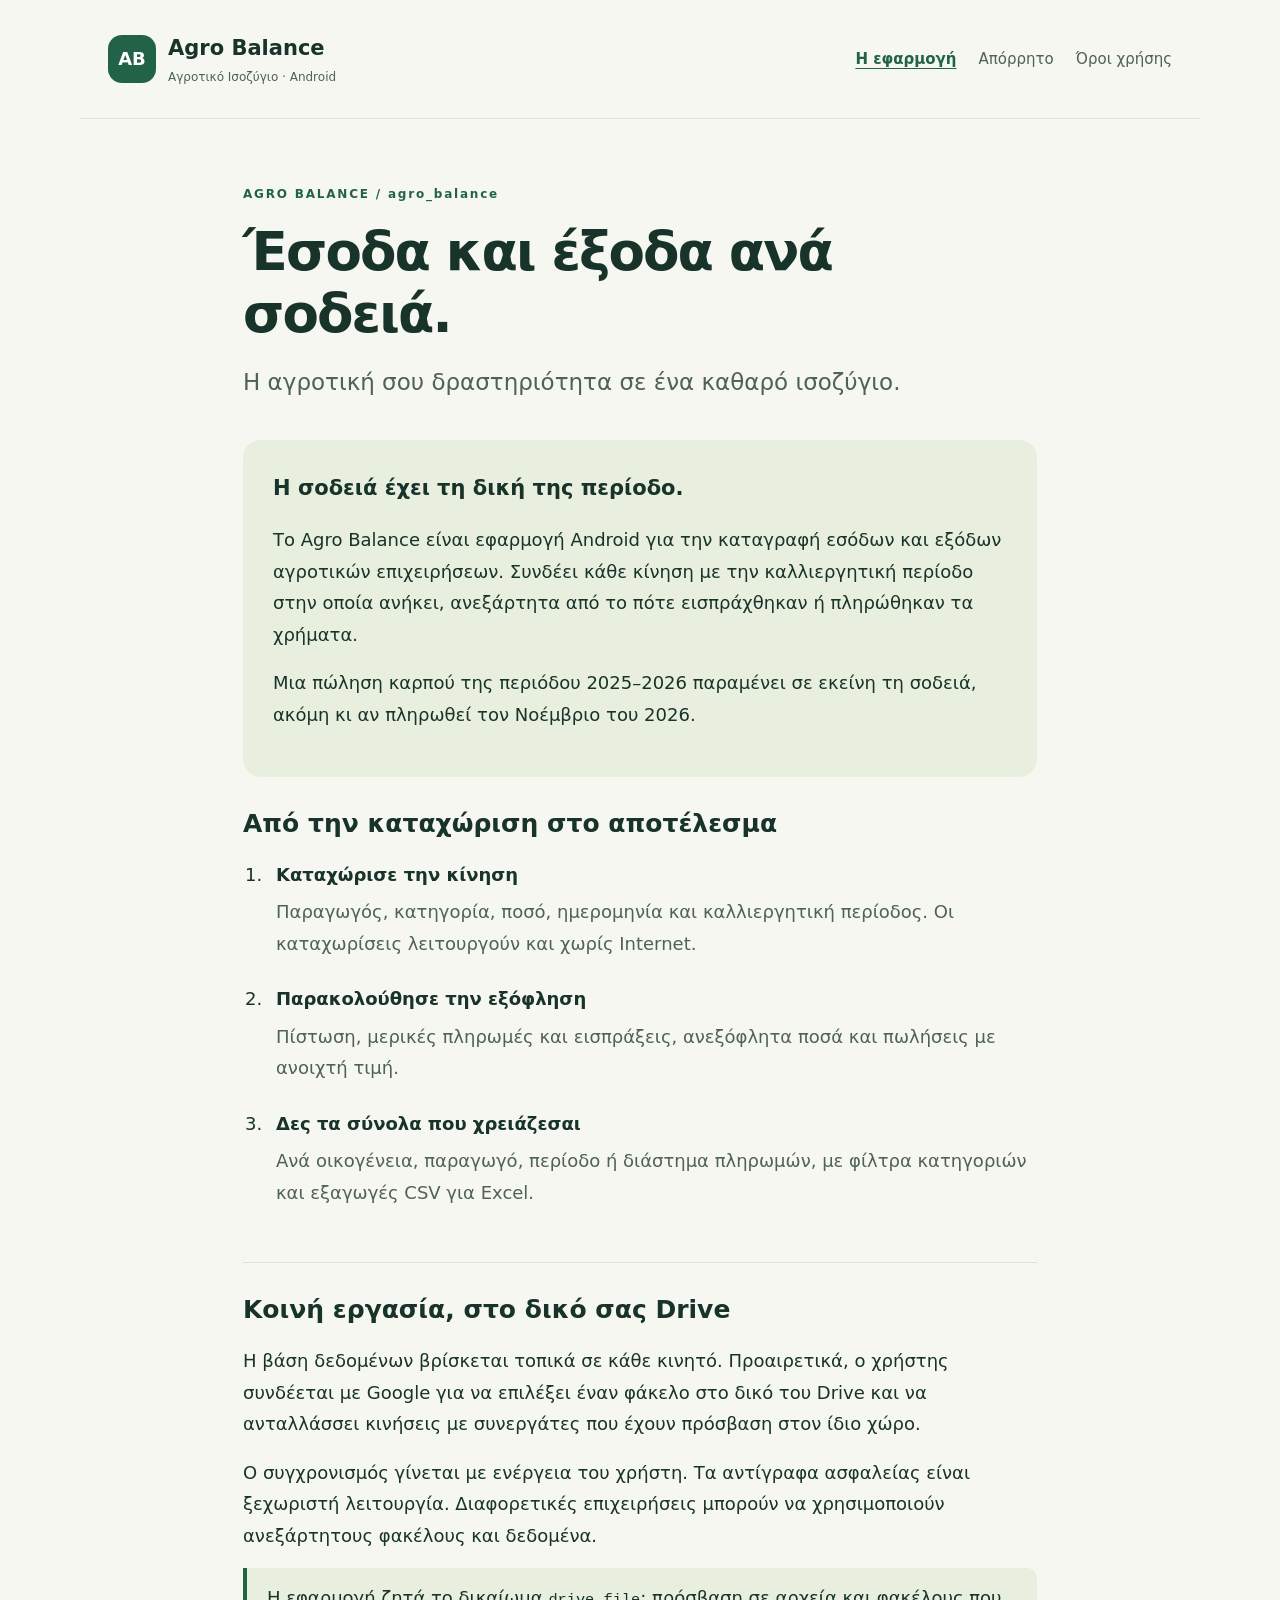
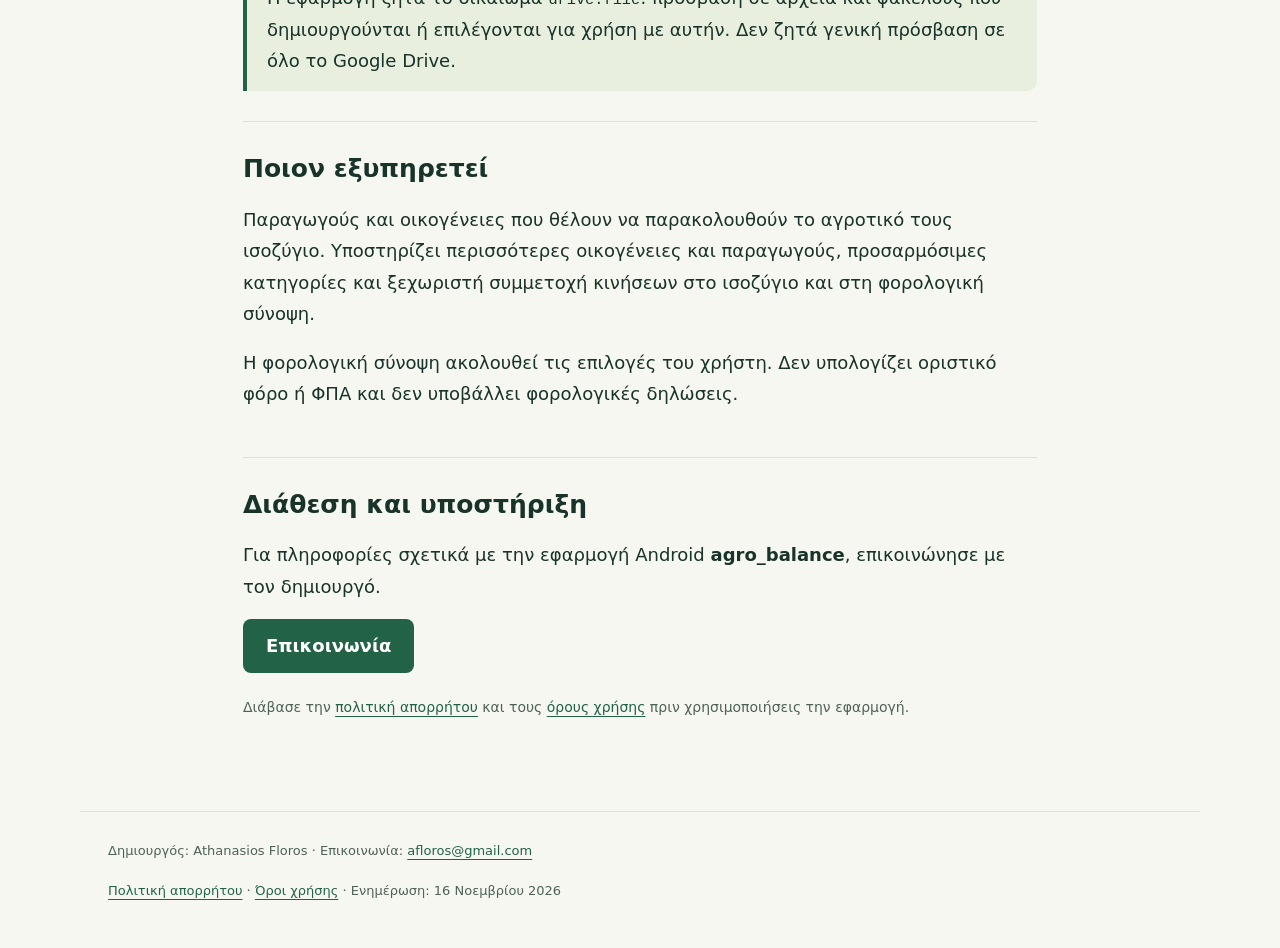
<file: index.html>
<!doctype html>
<html lang="el"><head><meta charset="utf-8"><meta name="viewport" content="width=device-width,initial-scale=1">
<title>Έσοδα και έξοδα ανά σοδειά. — Agro Balance</title><meta name="description" content="Η αγροτική σου δραστηριότητα σε ένα καθαρό ισοζύγιο.">
<link rel="canonical" href="https://nassos12.github.io/"><link rel="stylesheet" href="style.css">
<!-- Ο κωδικός google-site-verification θα προστεθεί εδώ όταν δοθεί από το Google Search Console. -->
</head><body><a class="skip" href="#main">Μετάβαση στο περιεχόμενο</a>
<header><a class="brand" href="index.html"><span class="mark" aria-hidden="true">AB</span><span>Agro Balance<small>Αγροτικό Ισοζύγιο · Android</small></span></a><nav aria-label="Κύρια πλοήγηση"><a href="index.html" aria-current="page">Η εφαρμογή</a><a href="privacy.html">Απόρρητο</a><a href="terms.html">Όροι χρήσης</a></nav></header>
<main id="main"><div class="eyebrow">AGRO BALANCE / agro_balance</div><h1>Έσοδα και έξοδα ανά σοδειά.</h1><p class="lead">Η αγροτική σου δραστηριότητα σε ένα καθαρό ισοζύγιο.</p><section class="intro"><p class="kicker">Η σοδειά έχει τη δική της περίοδο.</p><p>Το Agro Balance είναι εφαρμογή Android για την καταγραφή εσόδων και εξόδων αγροτικών επιχειρήσεων. Συνδέει κάθε κίνηση με την καλλιεργητική περίοδο στην οποία ανήκει, ανεξάρτητα από το πότε εισπράχθηκαν ή πληρώθηκαν τα χρήματα.</p><p>Μια πώληση καρπού της περιόδου 2025–2026 παραμένει σε εκείνη τη σοδειά, ακόμη κι αν πληρωθεί τον Νοέμβριο του 2026.</p></section>
<section><h2>Από την καταχώριση στο αποτέλεσμα</h2><ol class="steps"><li><strong>Καταχώρισε την κίνηση</strong><span>Παραγωγός, κατηγορία, ποσό, ημερομηνία και καλλιεργητική περίοδος. Οι καταχωρίσεις λειτουργούν και χωρίς Internet.</span></li><li><strong>Παρακολούθησε την εξόφληση</strong><span>Πίστωση, μερικές πληρωμές και εισπράξεις, ανεξόφλητα ποσά και πωλήσεις με ανοιχτή τιμή.</span></li><li><strong>Δες τα σύνολα που χρειάζεσαι</strong><span>Ανά οικογένεια, παραγωγό, περίοδο ή διάστημα πληρωμών, με φίλτρα κατηγοριών και εξαγωγές CSV για Excel.</span></li></ol></section>
<section><h2>Κοινή εργασία, στο δικό σας Drive</h2><p>Η βάση δεδομένων βρίσκεται τοπικά σε κάθε κινητό. Προαιρετικά, ο χρήστης συνδέεται με Google για να επιλέξει έναν φάκελο στο δικό του Drive και να ανταλλάσσει κινήσεις με συνεργάτες που έχουν πρόσβαση στον ίδιο χώρο.</p><p>Ο συγχρονισμός γίνεται με ενέργεια του χρήστη. Τα αντίγραφα ασφαλείας είναι ξεχωριστή λειτουργία. Διαφορετικές επιχειρήσεις μπορούν να χρησιμοποιούν ανεξάρτητους φακέλους και δεδομένα.</p><aside>Η εφαρμογή ζητά το δικαίωμα <code>drive.file</code>: πρόσβαση σε αρχεία και φακέλους που δημιουργούνται ή επιλέγονται για χρήση με αυτήν. Δεν ζητά γενική πρόσβαση σε όλο το Google Drive.</aside></section>
<section><h2>Ποιον εξυπηρετεί</h2><p>Παραγωγούς και οικογένειες που θέλουν να παρακολουθούν το αγροτικό τους ισοζύγιο. Υποστηρίζει περισσότερες οικογένειες και παραγωγούς, προσαρμόσιμες κατηγορίες και ξεχωριστή συμμετοχή κινήσεων στο ισοζύγιο και στη φορολογική σύνοψη.</p><p>Η φορολογική σύνοψη ακολουθεί τις επιλογές του χρήστη. Δεν υπολογίζει οριστικό φόρο ή ΦΠΑ και δεν υποβάλλει φορολογικές δηλώσεις.</p></section>
<section class="contact"><h2>Διάθεση και υποστήριξη</h2><p>Για πληροφορίες σχετικά με την εφαρμογή Android <strong>agro_balance</strong>, επικοινώνησε με τον δημιουργό.</p><a class="button" href="mailto:afloros@gmail.com">Επικοινωνία</a><p class="minor">Διάβασε την <a href="privacy.html">πολιτική απορρήτου</a> και τους <a href="terms.html">όρους χρήσης</a> πριν χρησιμοποιήσεις την εφαρμογή.</p></section></main>
<footer><p>Δημιουργός: Athanasios Floros · Επικοινωνία: <a href="mailto:afloros@gmail.com">afloros@gmail.com</a></p><p><a href="privacy.html">Πολιτική απορρήτου</a> · <a href="terms.html">Όροι χρήσης</a> · Ενημέρωση: 16 Νοεμβρίου 2026</p></footer></body></html>
</file>
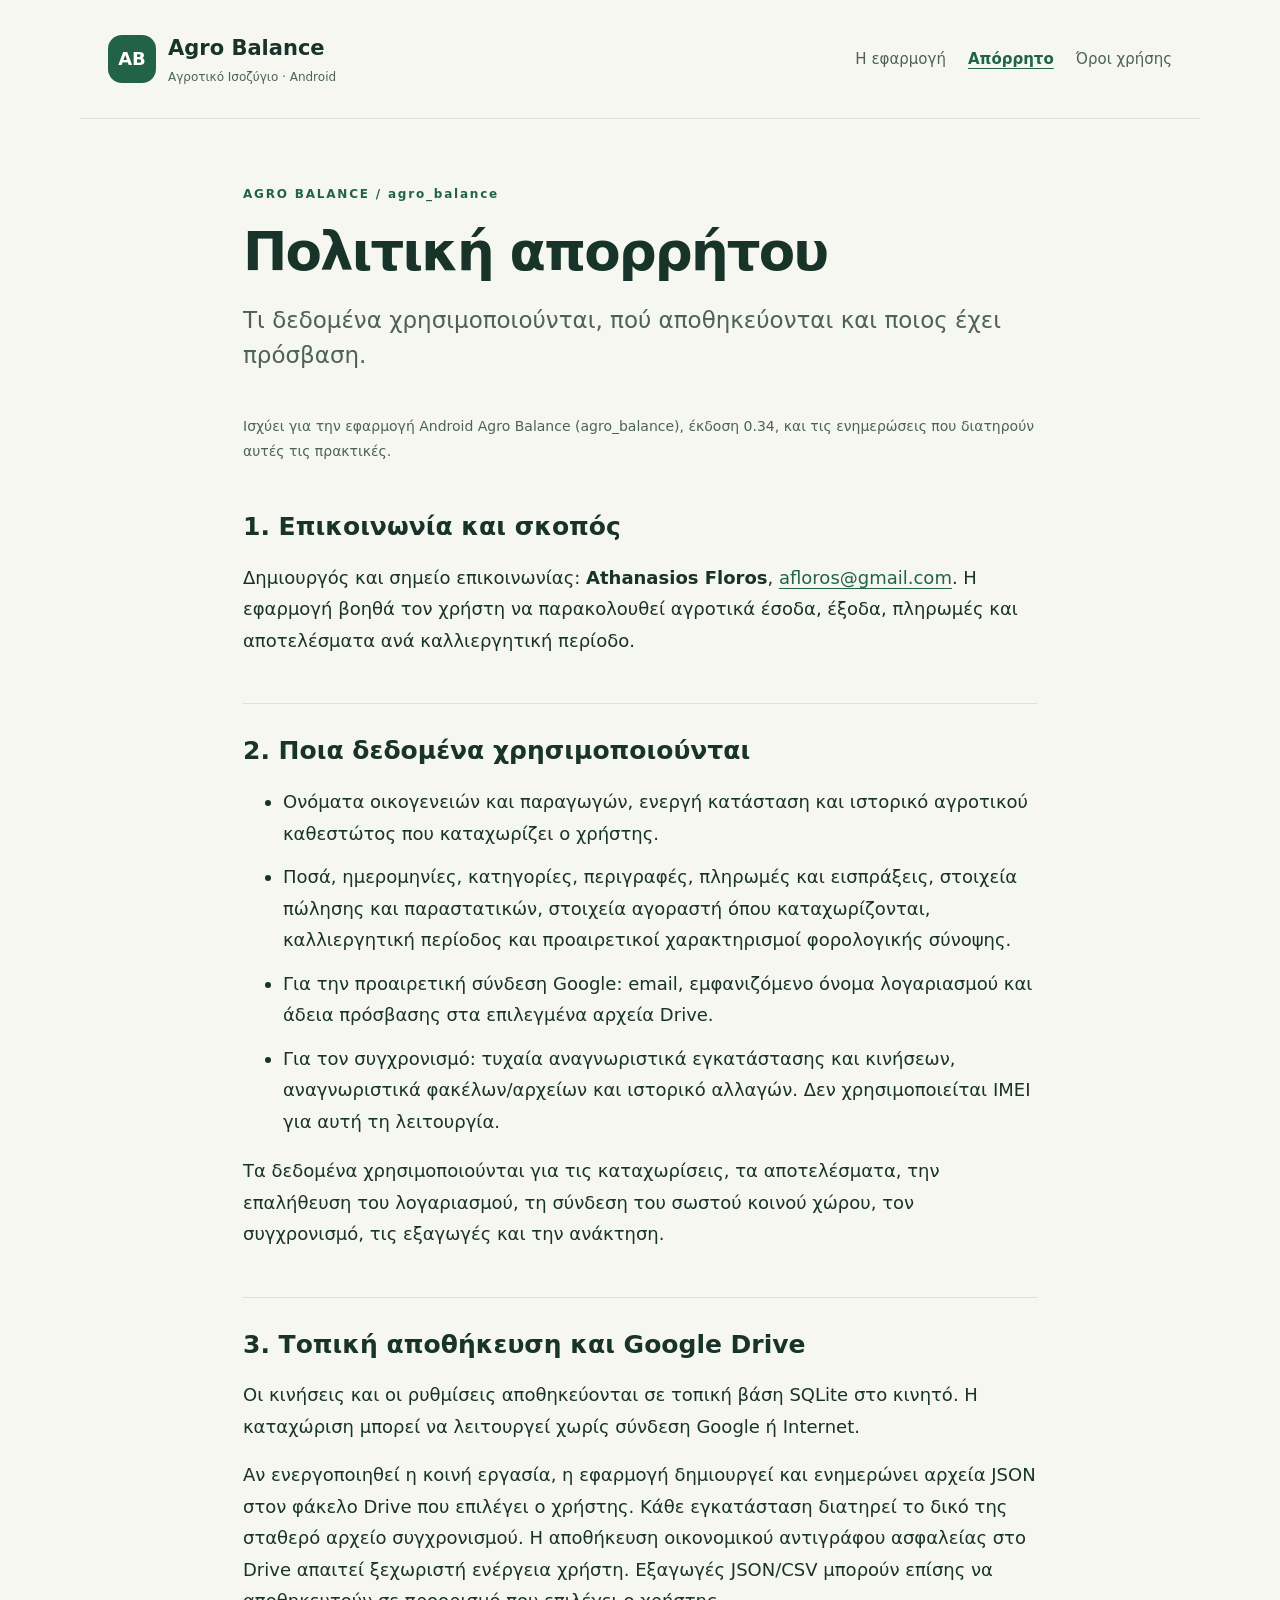
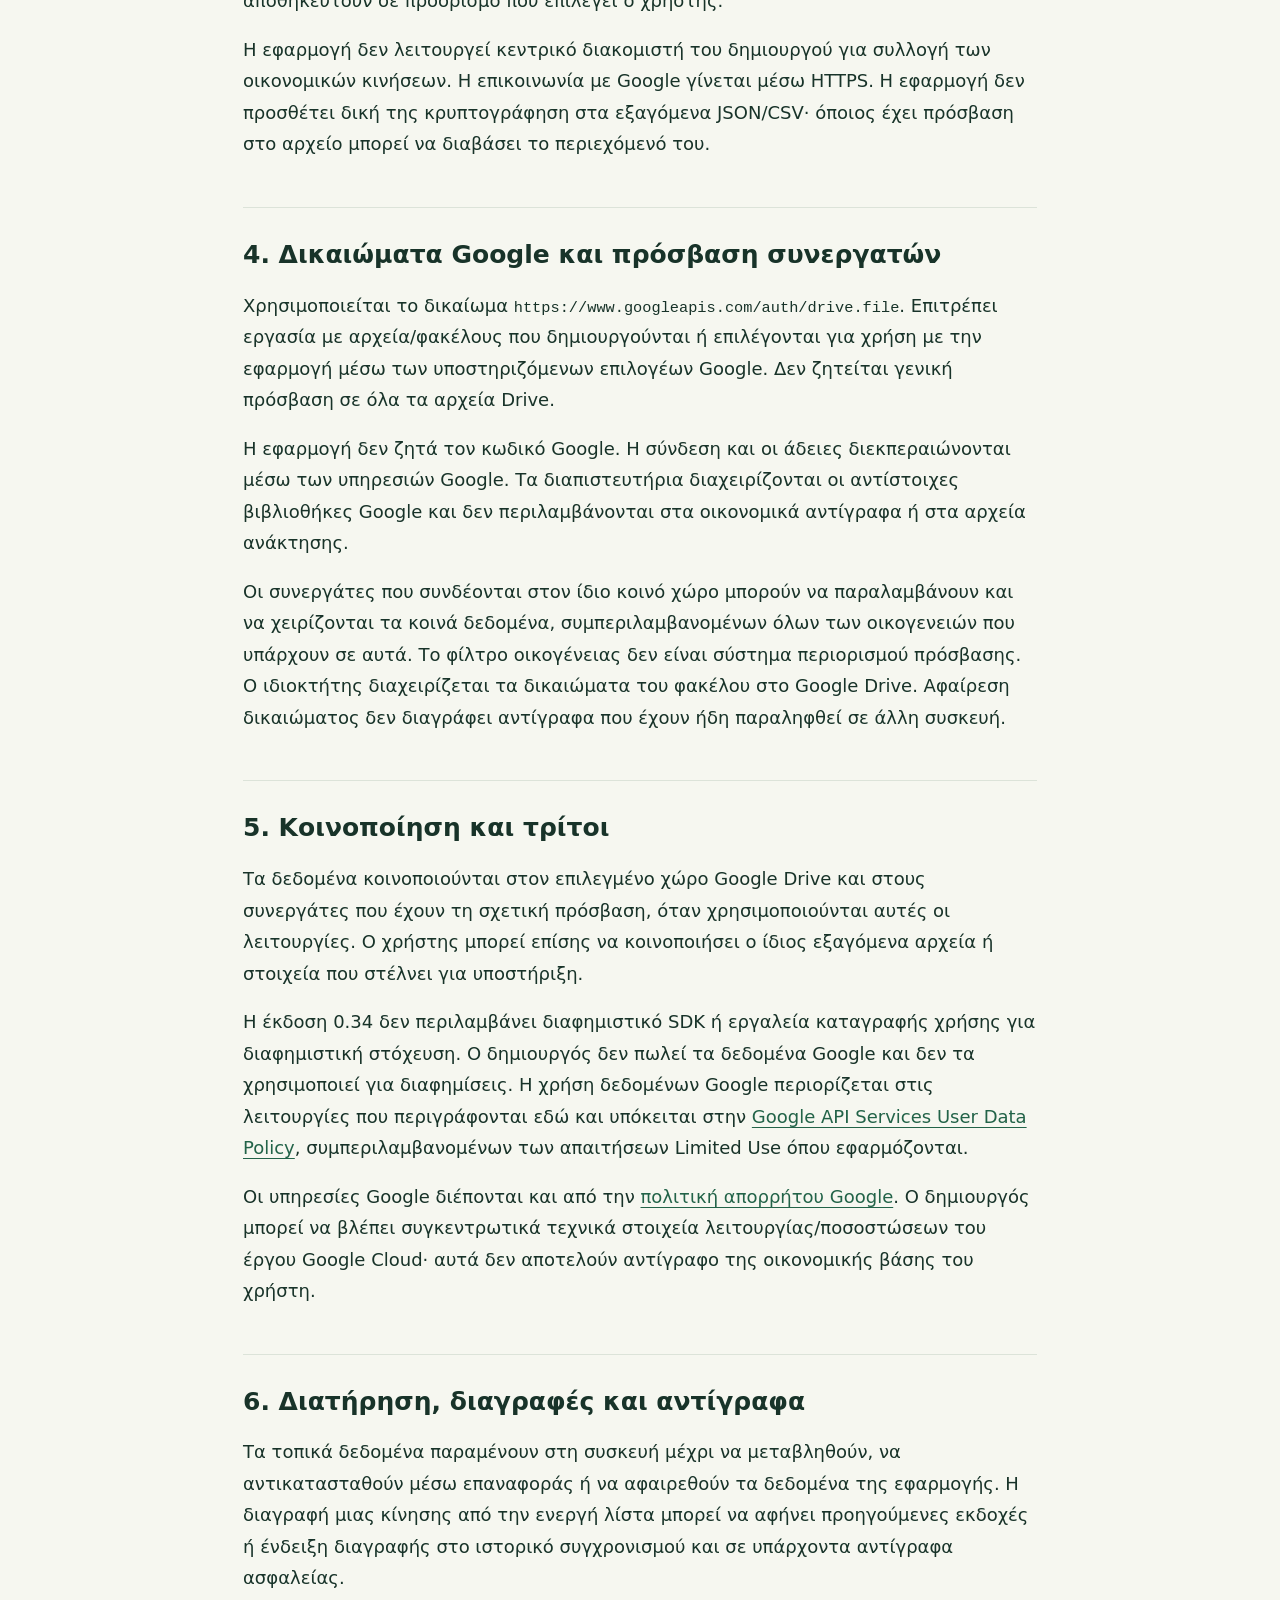
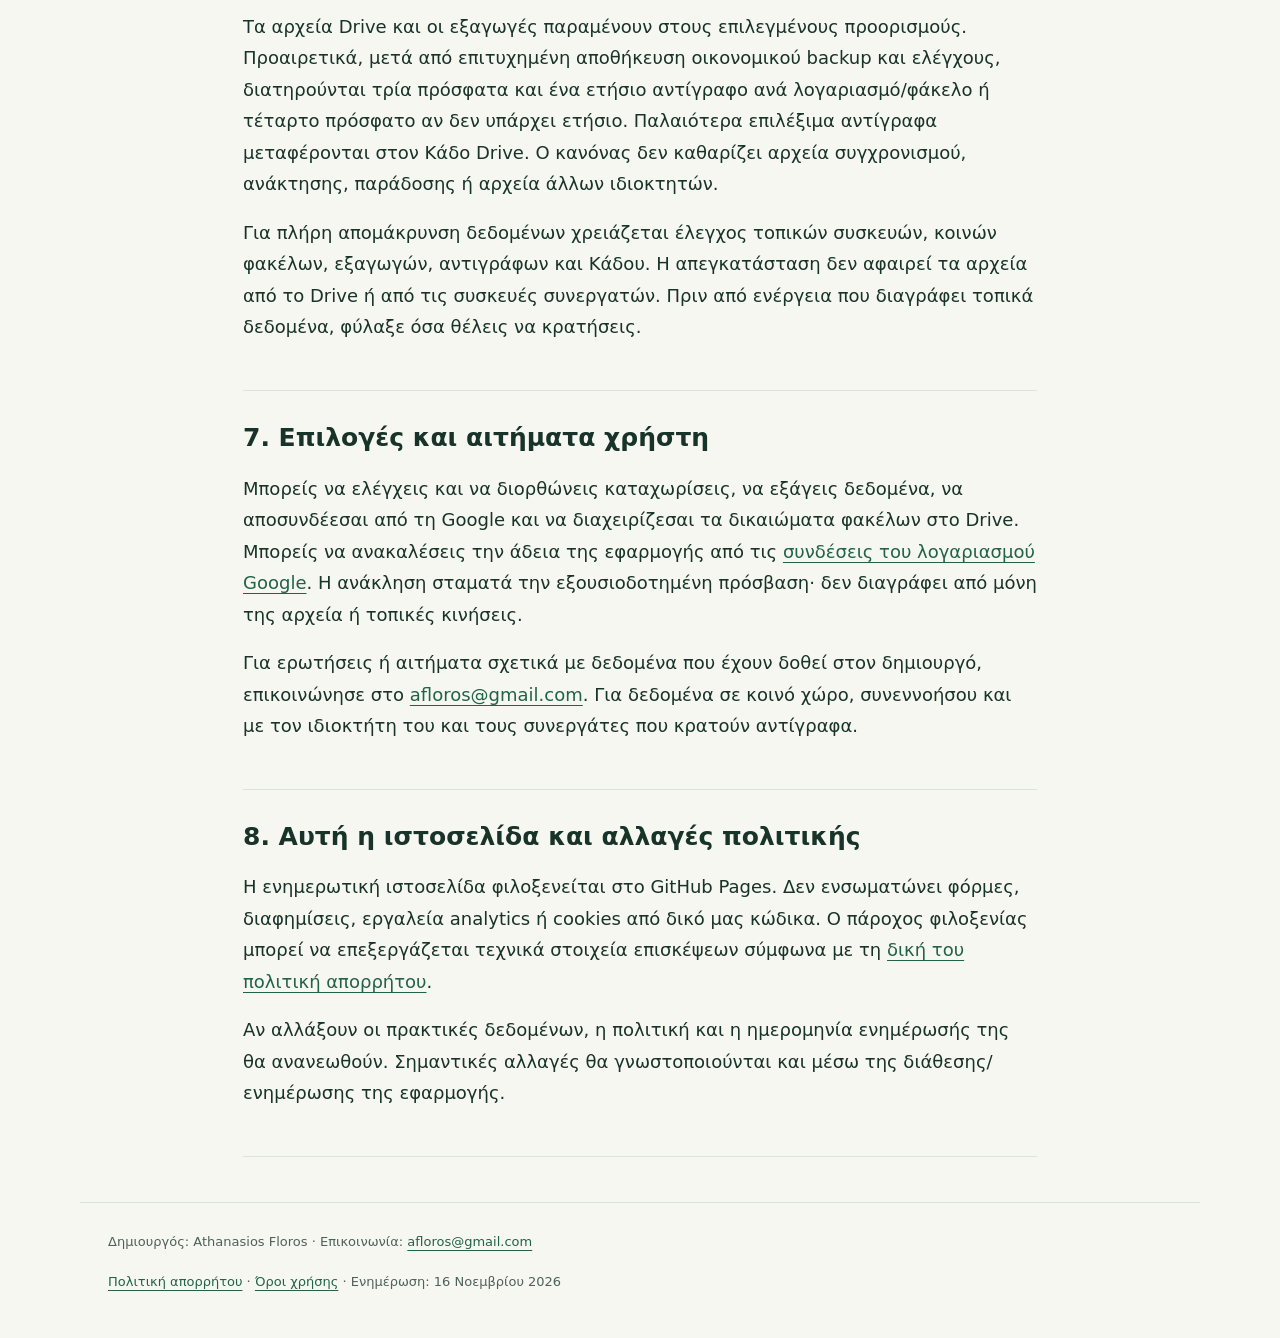
<file: privacy.html>
<!doctype html>
<html lang="el"><head><meta charset="utf-8"><meta name="viewport" content="width=device-width,initial-scale=1">
<title>Πολιτική απορρήτου — Agro Balance</title><meta name="description" content="Τι δεδομένα χρησιμοποιούνται, πού αποθηκεύονται και ποιος έχει πρόσβαση.">
<link rel="canonical" href="https://nassos12.github.io/privacy.html"><link rel="stylesheet" href="style.css">
<!-- Ο κωδικός google-site-verification θα προστεθεί εδώ όταν δοθεί από το Google Search Console. -->
</head><body><a class="skip" href="#main">Μετάβαση στο περιεχόμενο</a>
<header><a class="brand" href="index.html"><span class="mark" aria-hidden="true">AB</span><span>Agro Balance<small>Αγροτικό Ισοζύγιο · Android</small></span></a><nav aria-label="Κύρια πλοήγηση"><a href="index.html">Η εφαρμογή</a><a href="privacy.html" aria-current="page">Απόρρητο</a><a href="terms.html">Όροι χρήσης</a></nav></header>
<main id="main"><div class="eyebrow">AGRO BALANCE / agro_balance</div><h1>Πολιτική απορρήτου</h1><p class="lead">Τι δεδομένα χρησιμοποιούνται, πού αποθηκεύονται και ποιος έχει πρόσβαση.</p><p class="updated">Ισχύει για την εφαρμογή Android Agro Balance (agro_balance), έκδοση 0.34, και τις ενημερώσεις που διατηρούν αυτές τις πρακτικές.</p>
<section><h2>1. Επικοινωνία και σκοπός</h2><p>Δημιουργός και σημείο επικοινωνίας: <strong>Athanasios Floros</strong>, <a href="mailto:afloros@gmail.com">afloros@gmail.com</a>. Η εφαρμογή βοηθά τον χρήστη να παρακολουθεί αγροτικά έσοδα, έξοδα, πληρωμές και αποτελέσματα ανά καλλιεργητική περίοδο.</p></section>
<section><h2>2. Ποια δεδομένα χρησιμοποιούνται</h2><ul><li>Ονόματα οικογενειών και παραγωγών, ενεργή κατάσταση και ιστορικό αγροτικού καθεστώτος που καταχωρίζει ο χρήστης.</li><li>Ποσά, ημερομηνίες, κατηγορίες, περιγραφές, πληρωμές και εισπράξεις, στοιχεία πώλησης και παραστατικών, στοιχεία αγοραστή όπου καταχωρίζονται, καλλιεργητική περίοδος και προαιρετικοί χαρακτηρισμοί φορολογικής σύνοψης.</li><li>Για την προαιρετική σύνδεση Google: email, εμφανιζόμενο όνομα λογαριασμού και άδεια πρόσβασης στα επιλεγμένα αρχεία Drive.</li><li>Για τον συγχρονισμό: τυχαία αναγνωριστικά εγκατάστασης και κινήσεων, αναγνωριστικά φακέλων/αρχείων και ιστορικό αλλαγών. Δεν χρησιμοποιείται IMEI για αυτή τη λειτουργία.</li></ul><p>Τα δεδομένα χρησιμοποιούνται για τις καταχωρίσεις, τα αποτελέσματα, την επαλήθευση του λογαριασμού, τη σύνδεση του σωστού κοινού χώρου, τον συγχρονισμό, τις εξαγωγές και την ανάκτηση.</p></section>
<section><h2>3. Τοπική αποθήκευση και Google Drive</h2><p>Οι κινήσεις και οι ρυθμίσεις αποθηκεύονται σε τοπική βάση SQLite στο κινητό. Η καταχώριση μπορεί να λειτουργεί χωρίς σύνδεση Google ή Internet.</p><p>Αν ενεργοποιηθεί η κοινή εργασία, η εφαρμογή δημιουργεί και ενημερώνει αρχεία JSON στον φάκελο Drive που επιλέγει ο χρήστης. Κάθε εγκατάσταση διατηρεί το δικό της σταθερό αρχείο συγχρονισμού. Η αποθήκευση οικονομικού αντιγράφου ασφαλείας στο Drive απαιτεί ξεχωριστή ενέργεια χρήστη. Εξαγωγές JSON/CSV μπορούν επίσης να αποθηκευτούν σε προορισμό που επιλέγει ο χρήστης.</p><p>Η εφαρμογή δεν λειτουργεί κεντρικό διακομιστή του δημιουργού για συλλογή των οικονομικών κινήσεων. Η επικοινωνία με Google γίνεται μέσω HTTPS. Η εφαρμογή δεν προσθέτει δική της κρυπτογράφηση στα εξαγόμενα JSON/CSV· όποιος έχει πρόσβαση στο αρχείο μπορεί να διαβάσει το περιεχόμενό του.</p></section>
<section><h2>4. Δικαιώματα Google και πρόσβαση συνεργατών</h2><p>Χρησιμοποιείται το δικαίωμα <code>https://www.googleapis.com/auth/drive.file</code>. Επιτρέπει εργασία με αρχεία/φακέλους που δημιουργούνται ή επιλέγονται για χρήση με την εφαρμογή μέσω των υποστηριζόμενων επιλογέων Google. Δεν ζητείται γενική πρόσβαση σε όλα τα αρχεία Drive.</p><p>Η εφαρμογή δεν ζητά τον κωδικό Google. Η σύνδεση και οι άδειες διεκπεραιώνονται μέσω των υπηρεσιών Google. Τα διαπιστευτήρια διαχειρίζονται οι αντίστοιχες βιβλιοθήκες Google και δεν περιλαμβάνονται στα οικονομικά αντίγραφα ή στα αρχεία ανάκτησης.</p><p>Οι συνεργάτες που συνδέονται στον ίδιο κοινό χώρο μπορούν να παραλαμβάνουν και να χειρίζονται τα κοινά δεδομένα, συμπεριλαμβανομένων όλων των οικογενειών που υπάρχουν σε αυτά. Το φίλτρο οικογένειας δεν είναι σύστημα περιορισμού πρόσβασης. Ο ιδιοκτήτης διαχειρίζεται τα δικαιώματα του φακέλου στο Google Drive. Αφαίρεση δικαιώματος δεν διαγράφει αντίγραφα που έχουν ήδη παραληφθεί σε άλλη συσκευή.</p></section>
<section><h2>5. Κοινοποίηση και τρίτοι</h2><p>Τα δεδομένα κοινοποιούνται στον επιλεγμένο χώρο Google Drive και στους συνεργάτες που έχουν τη σχετική πρόσβαση, όταν χρησιμοποιούνται αυτές οι λειτουργίες. Ο χρήστης μπορεί επίσης να κοινοποιήσει ο ίδιος εξαγόμενα αρχεία ή στοιχεία που στέλνει για υποστήριξη.</p><p>Η έκδοση 0.34 δεν περιλαμβάνει διαφημιστικό SDK ή εργαλεία καταγραφής χρήσης για διαφημιστική στόχευση. Ο δημιουργός δεν πωλεί τα δεδομένα Google και δεν τα χρησιμοποιεί για διαφημίσεις. Η χρήση δεδομένων Google περιορίζεται στις λειτουργίες που περιγράφονται εδώ και υπόκειται στην <a href="https://developers.google.com/terms/api-services-user-data-policy">Google API Services User Data Policy</a>, συμπεριλαμβανομένων των απαιτήσεων Limited Use όπου εφαρμόζονται.</p><p>Οι υπηρεσίες Google διέπονται και από την <a href="https://policies.google.com/privacy">πολιτική απορρήτου Google</a>. Ο δημιουργός μπορεί να βλέπει συγκεντρωτικά τεχνικά στοιχεία λειτουργίας/ποσοστώσεων του έργου Google Cloud· αυτά δεν αποτελούν αντίγραφο της οικονομικής βάσης του χρήστη.</p></section>
<section><h2>6. Διατήρηση, διαγραφές και αντίγραφα</h2><p>Τα τοπικά δεδομένα παραμένουν στη συσκευή μέχρι να μεταβληθούν, να αντικατασταθούν μέσω επαναφοράς ή να αφαιρεθούν τα δεδομένα της εφαρμογής. Η διαγραφή μιας κίνησης από την ενεργή λίστα μπορεί να αφήνει προηγούμενες εκδοχές ή ένδειξη διαγραφής στο ιστορικό συγχρονισμού και σε υπάρχοντα αντίγραφα ασφαλείας.</p><p>Τα αρχεία Drive και οι εξαγωγές παραμένουν στους επιλεγμένους προορισμούς. Προαιρετικά, μετά από επιτυχημένη αποθήκευση οικονομικού backup και ελέγχους, διατηρούνται τρία πρόσφατα και ένα ετήσιο αντίγραφο ανά λογαριασμό/φάκελο ή τέταρτο πρόσφατο αν δεν υπάρχει ετήσιο. Παλαιότερα επιλέξιμα αντίγραφα μεταφέρονται στον Κάδο Drive. Ο κανόνας δεν καθαρίζει αρχεία συγχρονισμού, ανάκτησης, παράδοσης ή αρχεία άλλων ιδιοκτητών.</p><p>Για πλήρη απομάκρυνση δεδομένων χρειάζεται έλεγχος τοπικών συσκευών, κοινών φακέλων, εξαγωγών, αντιγράφων και Κάδου. Η απεγκατάσταση δεν αφαιρεί τα αρχεία από το Drive ή από τις συσκευές συνεργατών. Πριν από ενέργεια που διαγράφει τοπικά δεδομένα, φύλαξε όσα θέλεις να κρατήσεις.</p></section>
<section><h2>7. Επιλογές και αιτήματα χρήστη</h2><p>Μπορείς να ελέγχεις και να διορθώνεις καταχωρίσεις, να εξάγεις δεδομένα, να αποσυνδέεσαι από τη Google και να διαχειρίζεσαι τα δικαιώματα φακέλων στο Drive. Μπορείς να ανακαλέσεις την άδεια της εφαρμογής από τις <a href="https://myaccount.google.com/connections">συνδέσεις του λογαριασμού Google</a>. Η ανάκληση σταματά την εξουσιοδοτημένη πρόσβαση· δεν διαγράφει από μόνη της αρχεία ή τοπικές κινήσεις.</p><p>Για ερωτήσεις ή αιτήματα σχετικά με δεδομένα που έχουν δοθεί στον δημιουργό, επικοινώνησε στο <a href="mailto:afloros@gmail.com">afloros@gmail.com</a>. Για δεδομένα σε κοινό χώρο, συνεννοήσου και με τον ιδιοκτήτη του και τους συνεργάτες που κρατούν αντίγραφα.</p></section>
<section><h2>8. Αυτή η ιστοσελίδα και αλλαγές πολιτικής</h2><p>Η ενημερωτική ιστοσελίδα φιλοξενείται στο GitHub Pages. Δεν ενσωματώνει φόρμες, διαφημίσεις, εργαλεία analytics ή cookies από δικό μας κώδικα. Ο πάροχος φιλοξενίας μπορεί να επεξεργάζεται τεχνικά στοιχεία επισκέψεων σύμφωνα με τη <a href="https://docs.github.com/en/site-policy/privacy-policies/github-general-privacy-statement">δική του πολιτική απορρήτου</a>.</p><p>Αν αλλάξουν οι πρακτικές δεδομένων, η πολιτική και η ημερομηνία ενημέρωσής της θα ανανεωθούν. Σημαντικές αλλαγές θα γνωστοποιούνται και μέσω της διάθεσης/ενημέρωσης της εφαρμογής.</p></section></main>
<footer><p>Δημιουργός: Athanasios Floros · Επικοινωνία: <a href="mailto:afloros@gmail.com">afloros@gmail.com</a></p><p><a href="privacy.html">Πολιτική απορρήτου</a> · <a href="terms.html">Όροι χρήσης</a> · Ενημέρωση: 16 Νοεμβρίου 2026</p></footer></body></html>
</file>
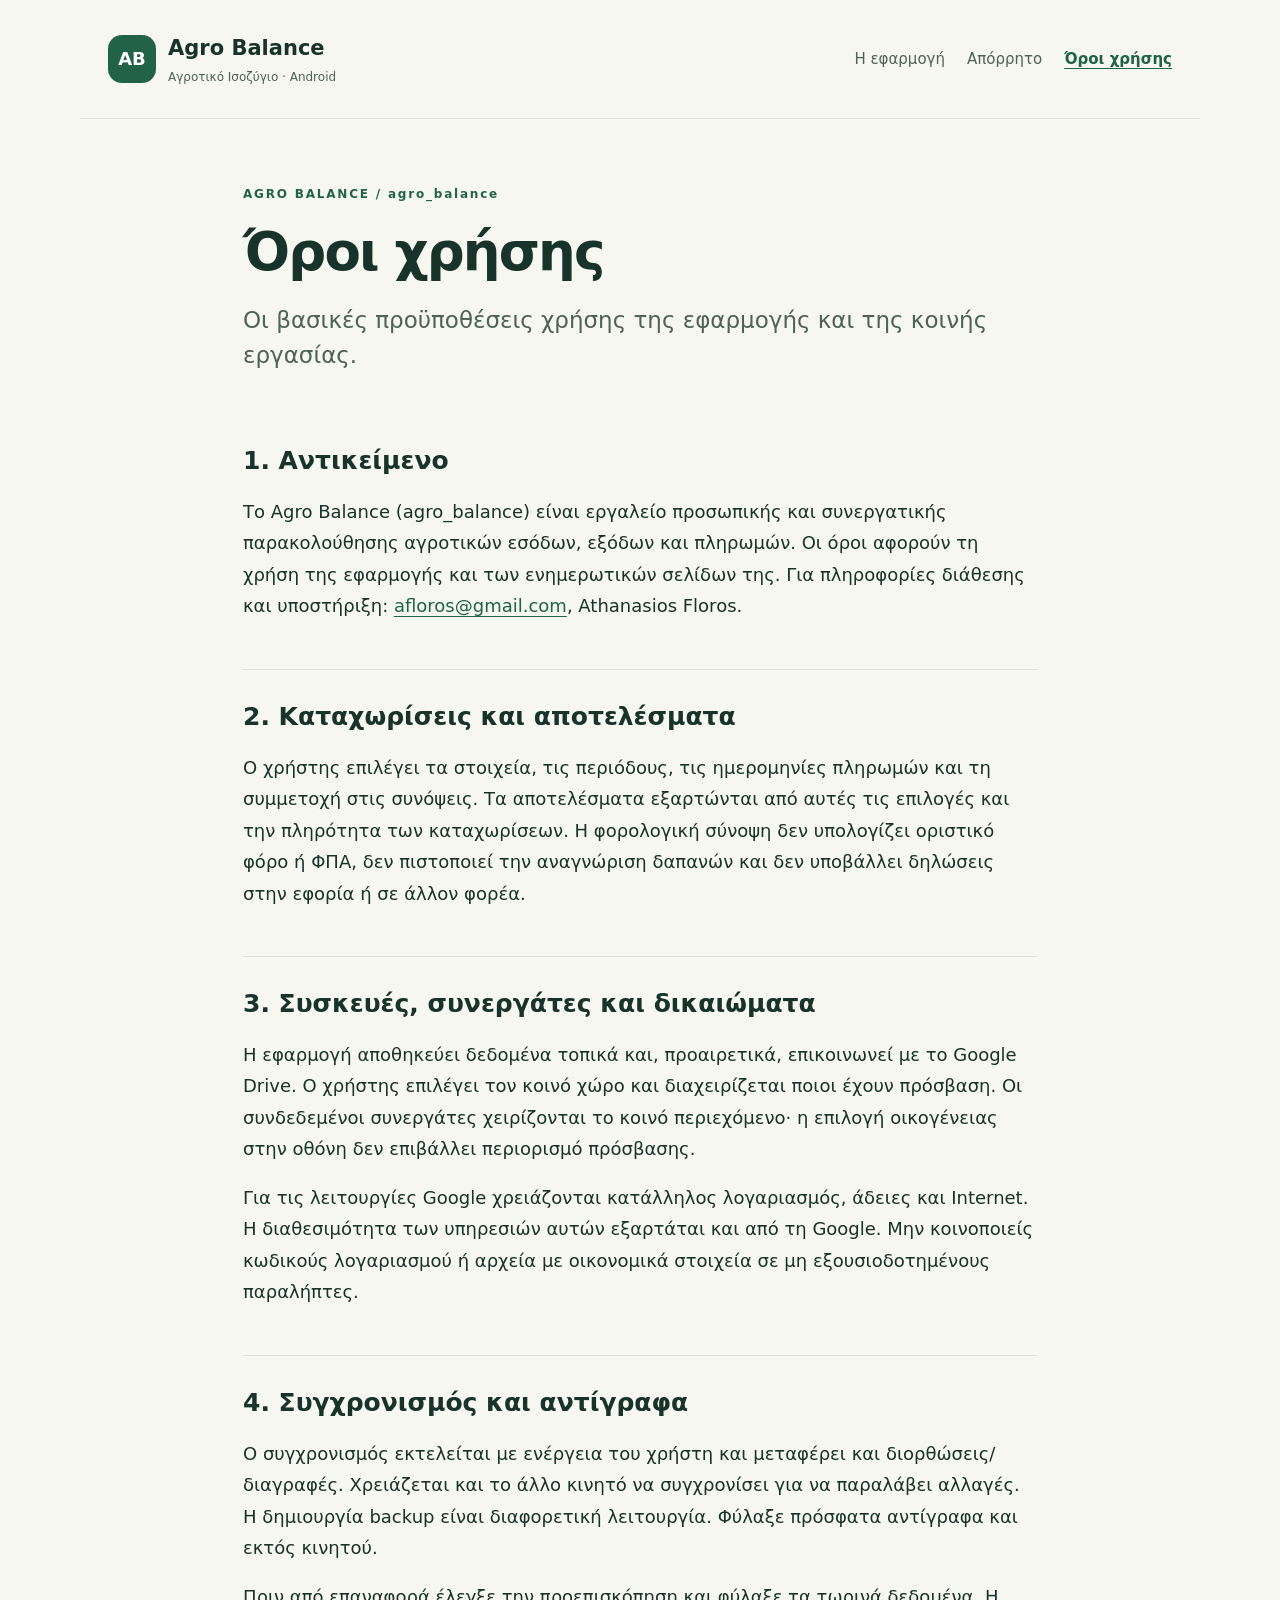
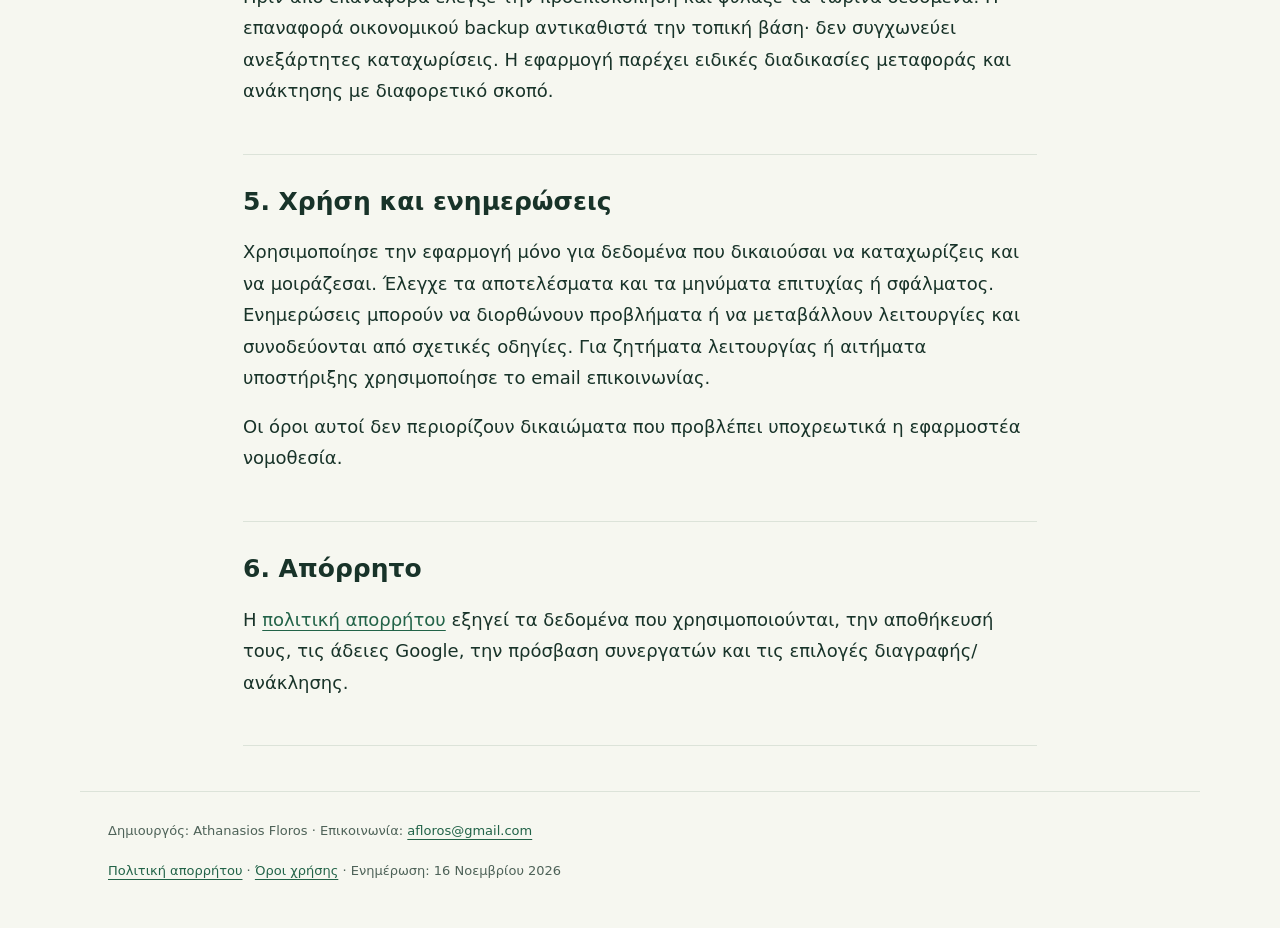
<file: terms.html>
<!doctype html>
<html lang="el"><head><meta charset="utf-8"><meta name="viewport" content="width=device-width,initial-scale=1">
<title>Όροι χρήσης — Agro Balance</title><meta name="description" content="Οι βασικές προϋποθέσεις χρήσης της εφαρμογής και της κοινής εργασίας.">
<link rel="canonical" href="https://nassos12.github.io/terms.html"><link rel="stylesheet" href="style.css">
<!-- Ο κωδικός google-site-verification θα προστεθεί εδώ όταν δοθεί από το Google Search Console. -->
</head><body><a class="skip" href="#main">Μετάβαση στο περιεχόμενο</a>
<header><a class="brand" href="index.html"><span class="mark" aria-hidden="true">AB</span><span>Agro Balance<small>Αγροτικό Ισοζύγιο · Android</small></span></a><nav aria-label="Κύρια πλοήγηση"><a href="index.html">Η εφαρμογή</a><a href="privacy.html">Απόρρητο</a><a href="terms.html" aria-current="page">Όροι χρήσης</a></nav></header>
<main id="main"><div class="eyebrow">AGRO BALANCE / agro_balance</div><h1>Όροι χρήσης</h1><p class="lead">Οι βασικές προϋποθέσεις χρήσης της εφαρμογής και της κοινής εργασίας.</p><section><h2>1. Αντικείμενο</h2><p>Το Agro Balance (agro_balance) είναι εργαλείο προσωπικής και συνεργατικής παρακολούθησης αγροτικών εσόδων, εξόδων και πληρωμών. Οι όροι αφορούν τη χρήση της εφαρμογής και των ενημερωτικών σελίδων της. Για πληροφορίες διάθεσης και υποστήριξη: <a href="mailto:afloros@gmail.com">afloros@gmail.com</a>, Athanasios Floros.</p></section>
<section><h2>2. Καταχωρίσεις και αποτελέσματα</h2><p>Ο χρήστης επιλέγει τα στοιχεία, τις περιόδους, τις ημερομηνίες πληρωμών και τη συμμετοχή στις συνόψεις. Τα αποτελέσματα εξαρτώνται από αυτές τις επιλογές και την πληρότητα των καταχωρίσεων. Η φορολογική σύνοψη δεν υπολογίζει οριστικό φόρο ή ΦΠΑ, δεν πιστοποιεί την αναγνώριση δαπανών και δεν υποβάλλει δηλώσεις στην εφορία ή σε άλλον φορέα.</p></section>
<section><h2>3. Συσκευές, συνεργάτες και δικαιώματα</h2><p>Η εφαρμογή αποθηκεύει δεδομένα τοπικά και, προαιρετικά, επικοινωνεί με το Google Drive. Ο χρήστης επιλέγει τον κοινό χώρο και διαχειρίζεται ποιοι έχουν πρόσβαση. Οι συνδεδεμένοι συνεργάτες χειρίζονται το κοινό περιεχόμενο· η επιλογή οικογένειας στην οθόνη δεν επιβάλλει περιορισμό πρόσβασης.</p><p>Για τις λειτουργίες Google χρειάζονται κατάλληλος λογαριασμός, άδειες και Internet. Η διαθεσιμότητα των υπηρεσιών αυτών εξαρτάται και από τη Google. Μην κοινοποιείς κωδικούς λογαριασμού ή αρχεία με οικονομικά στοιχεία σε μη εξουσιοδοτημένους παραλήπτες.</p></section>
<section><h2>4. Συγχρονισμός και αντίγραφα</h2><p>Ο συγχρονισμός εκτελείται με ενέργεια του χρήστη και μεταφέρει και διορθώσεις/διαγραφές. Χρειάζεται και το άλλο κινητό να συγχρονίσει για να παραλάβει αλλαγές. Η δημιουργία backup είναι διαφορετική λειτουργία. Φύλαξε πρόσφατα αντίγραφα και εκτός κινητού.</p><p>Πριν από επαναφορά έλεγξε την προεπισκόπηση και φύλαξε τα τωρινά δεδομένα. Η επαναφορά οικονομικού backup αντικαθιστά την τοπική βάση· δεν συγχωνεύει ανεξάρτητες καταχωρίσεις. Η εφαρμογή παρέχει ειδικές διαδικασίες μεταφοράς και ανάκτησης με διαφορετικό σκοπό.</p></section>
<section><h2>5. Χρήση και ενημερώσεις</h2><p>Χρησιμοποίησε την εφαρμογή μόνο για δεδομένα που δικαιούσαι να καταχωρίζεις και να μοιράζεσαι. Έλεγχε τα αποτελέσματα και τα μηνύματα επιτυχίας ή σφάλματος. Ενημερώσεις μπορούν να διορθώνουν προβλήματα ή να μεταβάλλουν λειτουργίες και συνοδεύονται από σχετικές οδηγίες. Για ζητήματα λειτουργίας ή αιτήματα υποστήριξης χρησιμοποίησε το email επικοινωνίας.</p><p>Οι όροι αυτοί δεν περιορίζουν δικαιώματα που προβλέπει υποχρεωτικά η εφαρμοστέα νομοθεσία.</p></section>
<section><h2>6. Απόρρητο</h2><p>Η <a href="privacy.html">πολιτική απορρήτου</a> εξηγεί τα δεδομένα που χρησιμοποιούνται, την αποθήκευσή τους, τις άδειες Google, την πρόσβαση συνεργατών και τις επιλογές διαγραφής/ανάκλησης.</p></section></main>
<footer><p>Δημιουργός: Athanasios Floros · Επικοινωνία: <a href="mailto:afloros@gmail.com">afloros@gmail.com</a></p><p><a href="privacy.html">Πολιτική απορρήτου</a> · <a href="terms.html">Όροι χρήσης</a> · Ενημέρωση: 16 Νοεμβρίου 2026</p></footer></body></html>
</file>
<file: style.css>
@charset "UTF-8";
:root{color-scheme:light;--ink:#183329;--muted:#4e6258;--paper:#f6f7f0;--line:#dce3d9;--green:#226348}
*{box-sizing:border-box}html{scroll-behavior:smooth}body{margin:0;background:var(--paper);color:var(--ink);font:18px/1.75 system-ui,-apple-system,"Segoe UI",sans-serif}a{color:var(--green);text-underline-offset:4px}a:hover{text-decoration-thickness:2px}a:focus-visible{outline:3px solid #9a6400;outline-offset:5px}header{max-width:1120px;margin:auto;padding:30px 28px;display:flex;justify-content:space-between;align-items:center;gap:24px;border-bottom:1px solid var(--line)}.brand{display:flex;align-items:center;gap:12px;font-size:21px;font-weight:750;color:var(--ink);text-decoration:none}.brand small{display:block;font-size:12px;font-weight:500;color:var(--muted)}.mark{display:grid;place-items:center;width:48px;height:48px;background:var(--green);color:#fff;border-radius:14px;font-size:18px}nav{display:flex;gap:22px;flex-wrap:wrap}nav a{font-size:15px;text-decoration:none;color:var(--muted)}nav a[aria-current]{color:var(--green);font-weight:750;text-decoration:underline}main{max-width:850px;margin:auto;padding:65px 28px 45px}.eyebrow{font-size:12px;font-weight:750;letter-spacing:.15em;color:var(--green)}h1{font-size:clamp(32px,5vw,53px);line-height:1.17;letter-spacing:-.035em;margin:16px 0 20px;overflow-wrap:anywhere}.lead{font-size:23px;line-height:1.55;color:var(--muted);margin-bottom:40px}h2{font-size:25px;line-height:1.35;margin:0 0 18px}section{padding:30px 0;border-bottom:1px solid var(--line)}p{margin:0 0 17px}li{margin-bottom:12px}code{font-size:.85em;overflow-wrap:anywhere}.intro{padding:30px;border-radius:18px;background:#e9efdf;border:0}.kicker{font-size:21px;font-weight:750}.steps{padding-left:25px}.steps li{padding-left:8px;margin-bottom:24px}.steps strong,.steps span{display:block}.steps span{color:var(--muted);margin-top:6px}aside{border-left:4px solid var(--green);padding:14px 20px;background:#e9efdf;border-radius:0 10px 10px 0}.button{display:inline-block;padding:11px 23px;color:white;background:var(--green);border-radius:8px;text-decoration:none;font-weight:650}.minor,.updated{font-size:14px;color:var(--muted)}.minor{margin-top:22px}.contact{border:0}footer{max-width:1120px;margin:auto;padding:28px;border-top:1px solid var(--line);font-size:13px;color:var(--muted)}.skip{position:absolute;left:12px;top:-100px}.skip:focus{top:8px;background:white;padding:12px;z-index:5}@media(max-width:650px){body{font-size:16px}header{align-items:flex-start;flex-direction:column;padding:22px}main{padding:36px 22px}nav{gap:18px}.lead{font-size:20px}.intro{padding:22px}h2{font-size:22px}footer{padding:24px 22px}}
</file>
